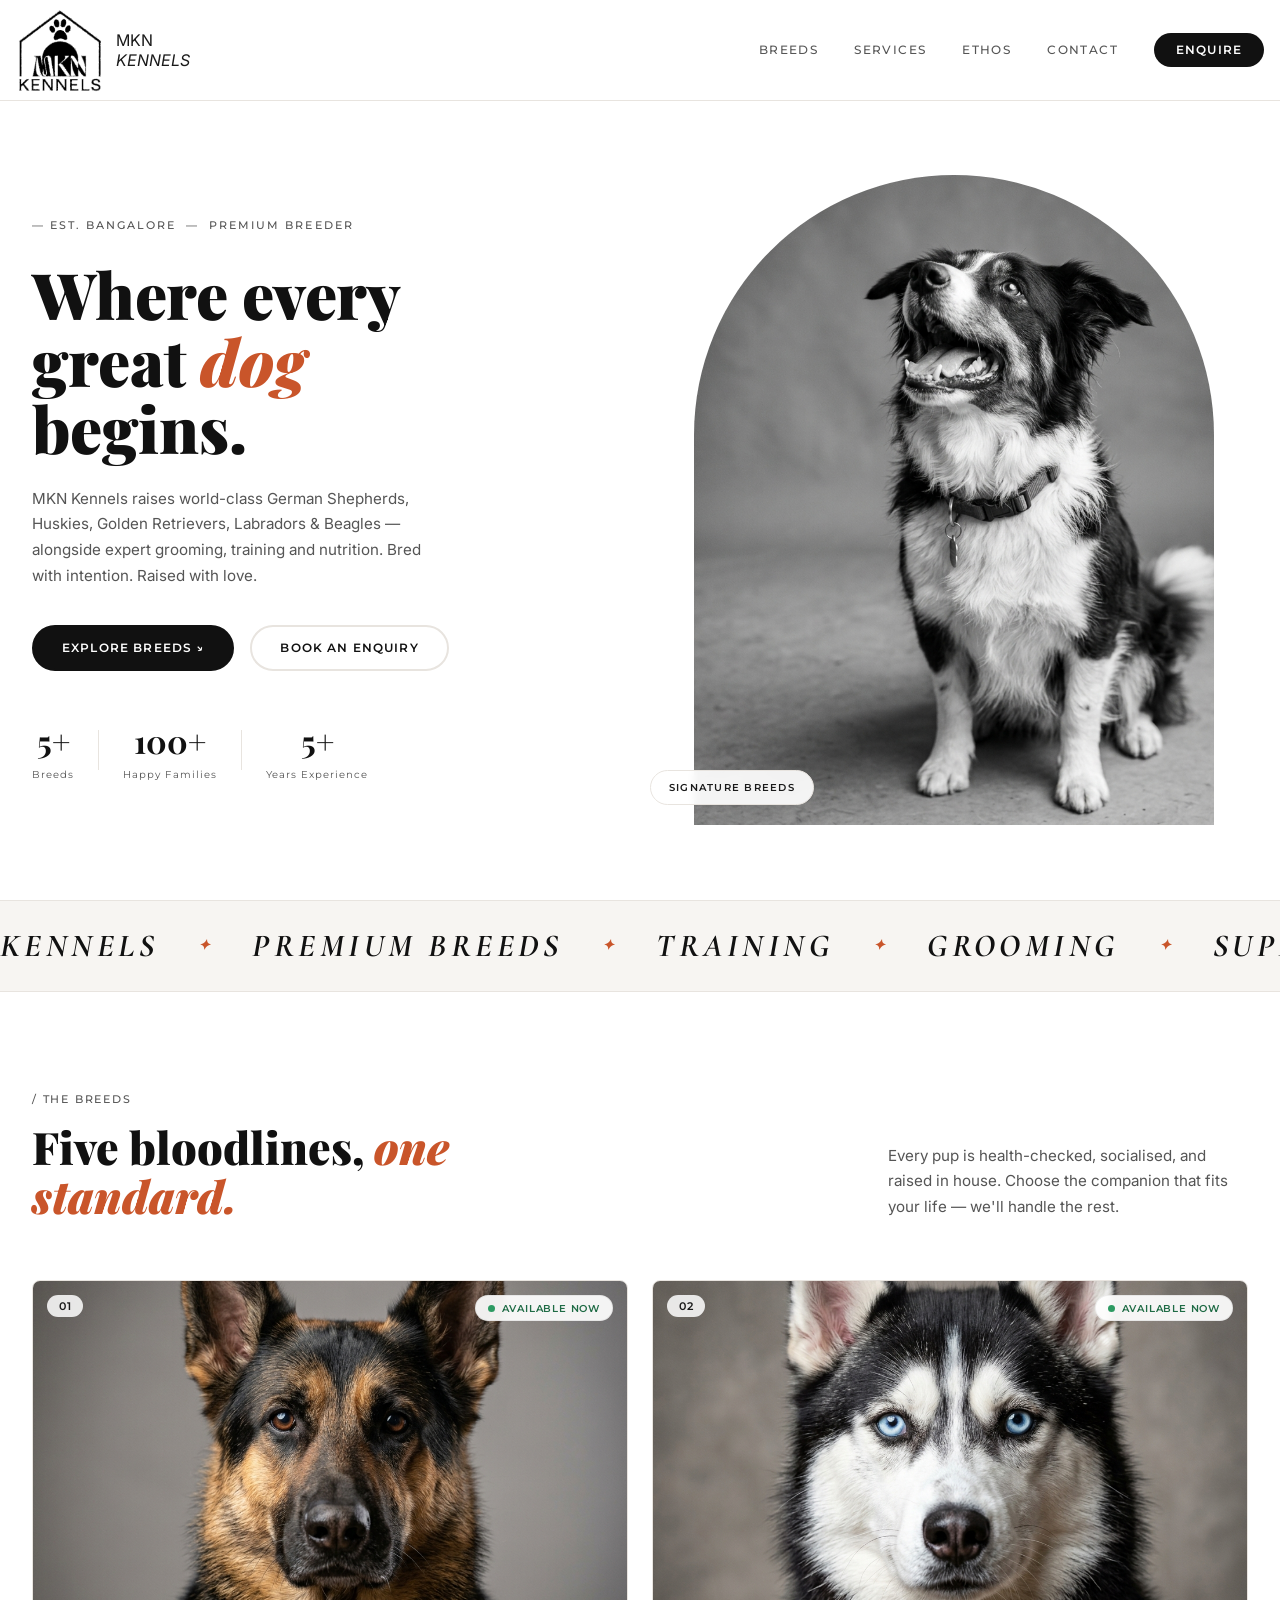
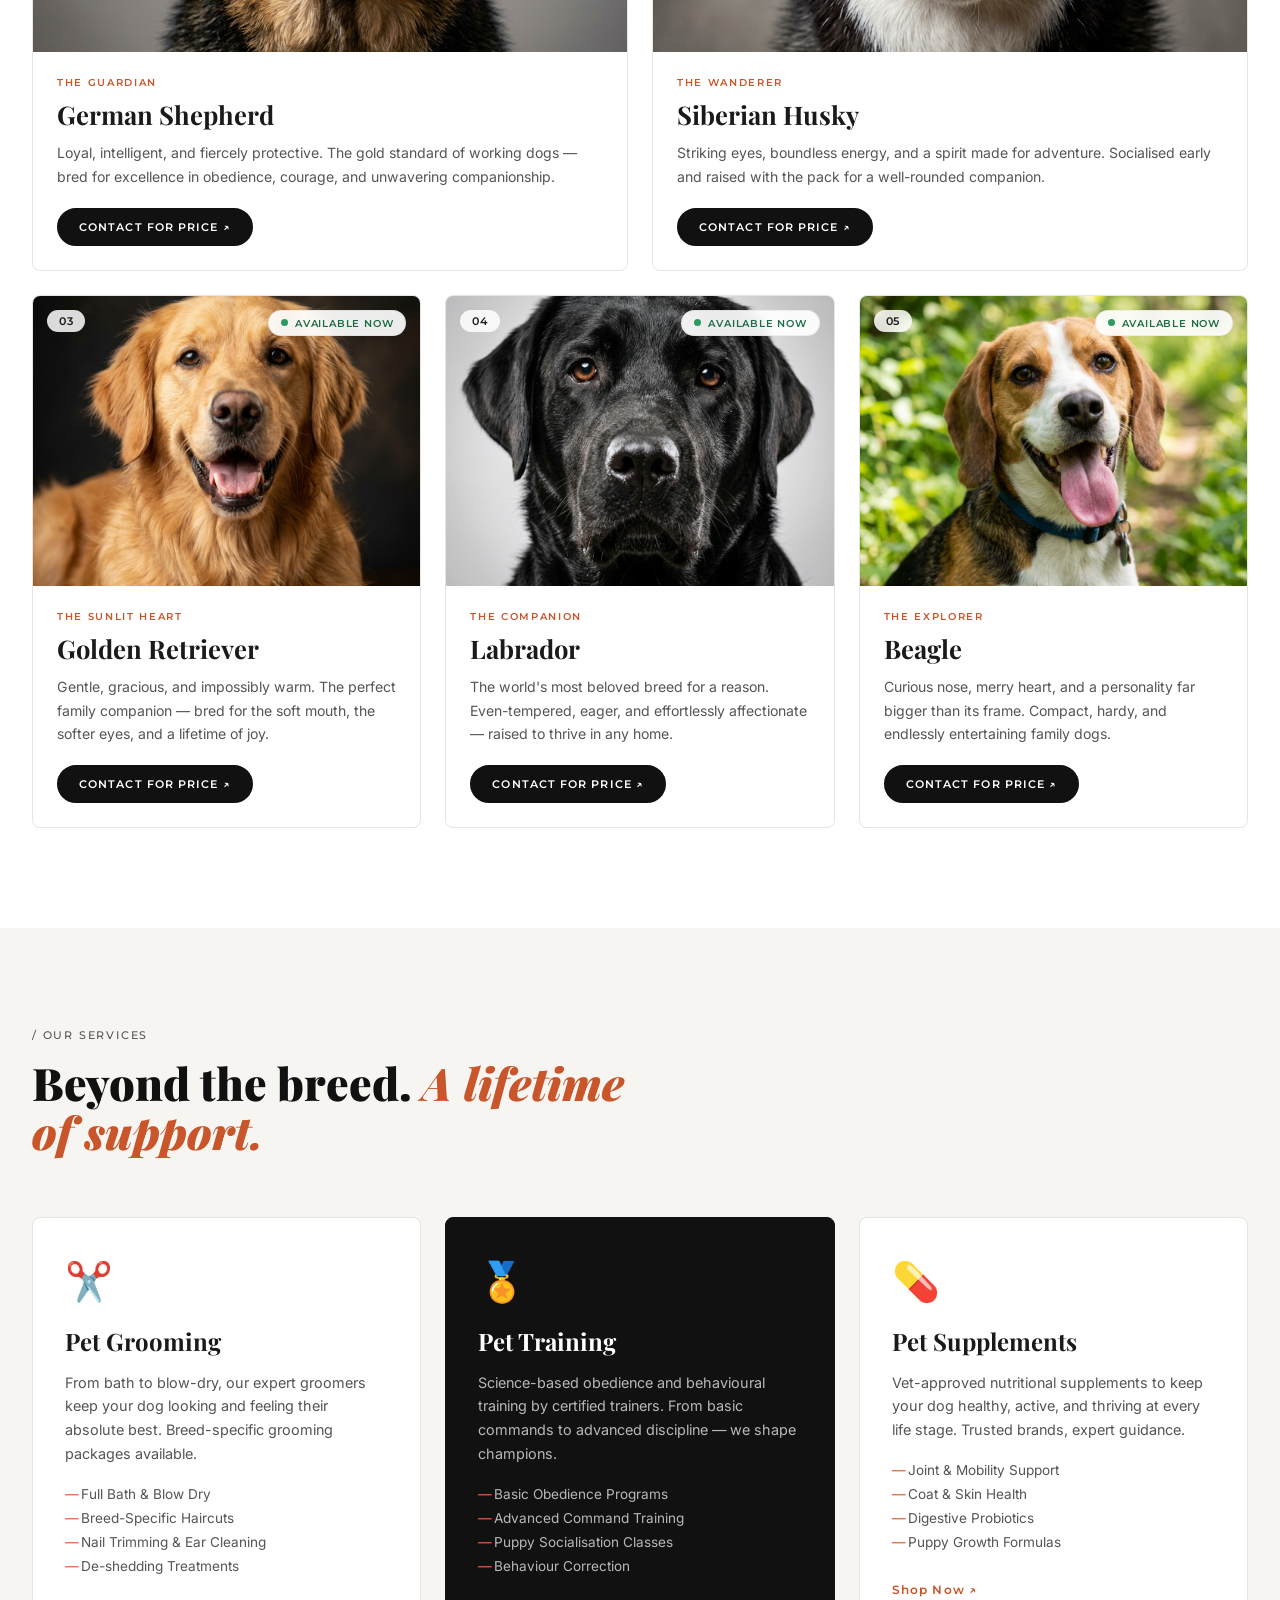
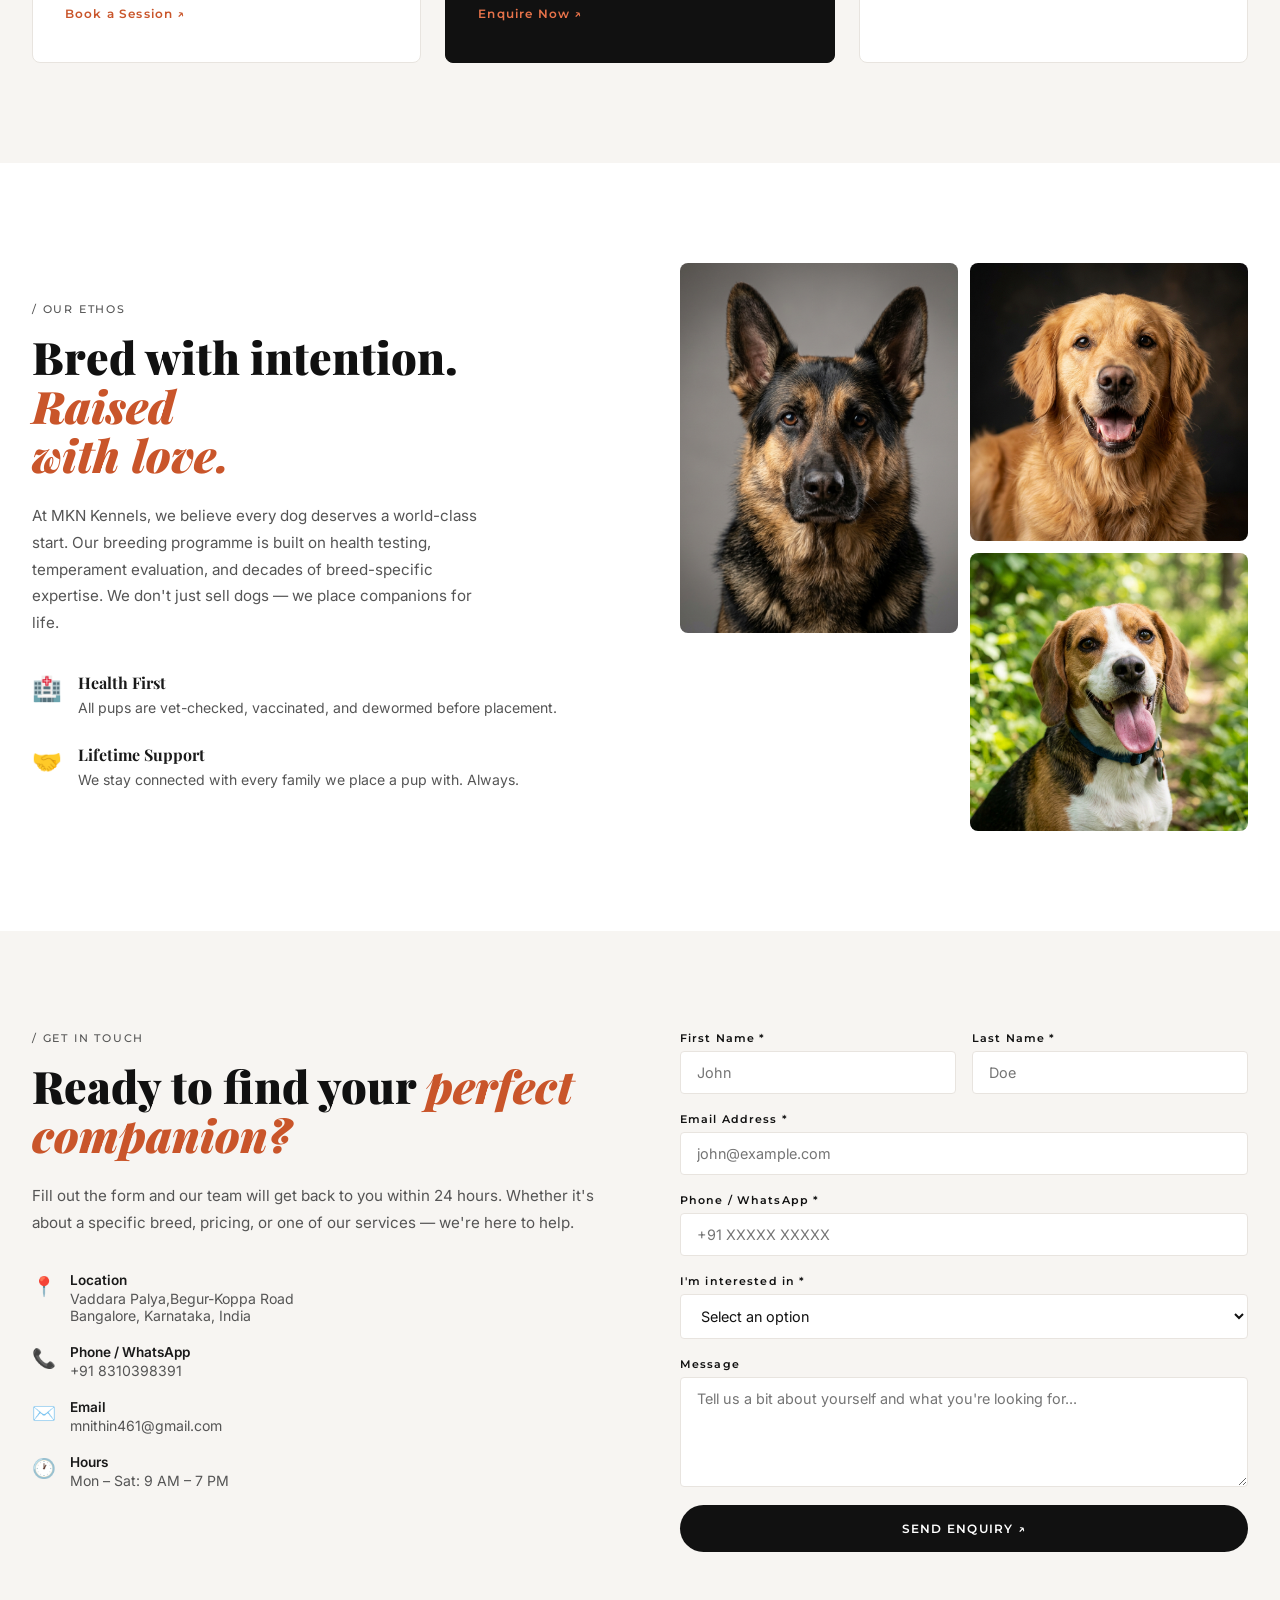
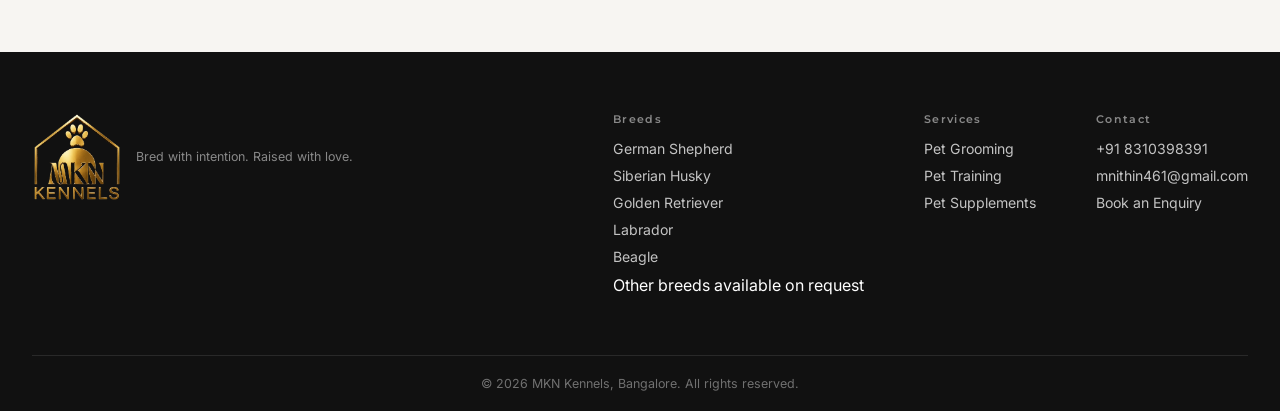
<file: index.html>
<!DOCTYPE html>
<html lang="en">
<head>
  <meta charset="UTF-8" />
  <link rel="icon" type="image/png" href="images/favicon.png" />
  <meta name="viewport" content="width=device-width, initial-scale=1.0" />
  <title>MKN Kennels — Premium Dog Breeders, Bangalore</title>
  <meta name="description" content="MKN Kennels — World-class German Shepherds, Huskies, Golden Retrievers, Labradors & Beagles. Expert grooming, training and nutrition. Bred with intention. Raised with love." />
  <link rel="preconnect" href="https://fonts.googleapis.com" />
  <link rel="preconnect" href="https://fonts.gstatic.com" crossorigin />
  <link href="https://fonts.googleapis.com/css2?family=Cormorant+Garamond:ital,wght@1,400;1,500;1,600;1,700&family=Playfair+Display:ital,wght@0,400;0,700;0,900;1,400;1,700&family=Inter:wght@300;400;500;600&family=Montserrat:wght@400;500;600;700&display=swap" rel="stylesheet" />
  <link rel="stylesheet" href="style.css" />
  <link rel="stylesheet" href="animations.css" />
</head>
<body>

  <!-- ===== NAVBAR ===== -->
  <header class="navbar" id="navbar">
    <div class="nav-inner">
      <a href="#home" class="nav-logo">
        <img src="images/logo-black.png" alt="MKN Kennels" class="logo-img" />
        <span class="logo-brand1">
          MKN<br/>
          <em>KENNELS</em><br/>
        </span>
      </a>
      <nav class="nav-links" id="navLinks">
        <a href="#breeds" class="nav-link">BREEDS</a>
        <a href="#services" class="nav-link">SERVICES</a>
        <a href="#ethos" class="nav-link">ETHOS</a>
        <a href="#contact" class="nav-link">CONTACT</a>
        <a href="#enquiry" class="nav-cta" id="enquireBtn">ENQUIRE</a>
      </nav>
      <button class="hamburger" id="hamburger" aria-label="Toggle menu">
        <span></span><span></span><span></span>
      </button>
    </div>
  </header>

  <!-- ===== HERO ===== -->
  <section class="hero" id="home">
    <div class="hero-content">
      <p class="hero-eyebrow">— EST. BANGALORE &nbsp;— &nbsp;PREMIUM BREEDER</p>
      <h1 class="hero-heading">
        Where every<br />
        great <em>dog</em><br />
        begins.
      </h1>
      <p class="hero-sub">MKN Kennels raises world-class German Shepherds, Huskies, Golden Retrievers, Labradors &amp; Beagles — alongside expert grooming, training and nutrition. Bred with intention. Raised with love.</p>
      <div class="hero-actions">
        <a href="#breeds" class="btn-dark">EXPLORE BREEDS ↘</a>
        <a href="#enquiry" class="btn-ghost">BOOK AN ENQUIRY</a>
      </div>
      <div class="hero-stats">
        <div class="stat">
          <span class="stat-num">5+</span>
          <span class="stat-label">Breeds</span>
        </div>
        <div class="stat-divider"></div>
        <div class="stat">
          <span class="stat-num">100+</span>
          <span class="stat-label">Happy Families</span>
        </div>
        <div class="stat-divider"></div>
        <div class="stat">
          <span class="stat-num">5+</span>
          <span class="stat-label">Years Experience</span>
        </div>
      </div>
    </div>
    <div class="hero-image-wrap">
      <div class="hero-image-frame">
        <img src="images/hero_dog.png" alt="Beautiful dog at MKN Kennels" class="hero-img" />
      </div>
      <div class="hero-badge">SIGNATURE BREEDS</div>
    </div>
  </section>

  <!-- ===== MARQUEE TICKER ===== -->
  <div class="marquee-wrap">
    <div class="marquee-track">
      <span>KENNELS</span><span class="dot">✦</span>
      <span>PREMIUM BREEDS</span><span class="dot">✦</span>
      <span>TRAINING</span><span class="dot">✦</span>
      <span>GROOMING</span><span class="dot">✦</span>
      <span>SUPPLEMENTS</span><span class="dot">✦</span>
      <span>KENNELS</span><span class="dot">✦</span>
      <span>PREMIUM BREEDS</span><span class="dot">✦</span>
      <span>TRAINING</span><span class="dot">✦</span>
      <span>GROOMING</span><span class="dot">✦</span>
      <span>SUPPLEMENTS</span><span class="dot">✦</span>
      <span>KENNELS</span><span class="dot">✦</span>
      <span>PREMIUM BREEDS</span><span class="dot">✦</span>
      <span>TRAINING</span><span class="dot">✦</span>
      <span>GROOMING</span><span class="dot">✦</span>
      <span>SUPPLEMENTS</span><span class="dot">✦</span>
    </div>
  </div>

  <!-- ===== BREEDS ===== -->
  <section class="breeds-section" id="breeds">
    <div class="breeds-header">
      <div class="breeds-header-left">
        <p class="section-label">/ THE BREEDS</p>
        <h2 class="section-heading">Five bloodlines, <em>one<br />standard.</em></h2>
      </div>
      <div class="breeds-header-right">
        <p>Every pup is health-checked, socialised, and raised in house. Choose the companion that fits your life — we'll handle the rest.</p>
      </div>
    </div>

    <!-- Top row: 2 breeds -->
    <div class="breeds-grid-top">
      <!-- German Shepherd -->
      <article class="breed-card breed-large" id="breed-gs">
        <div class="breed-img-wrap">
          <span class="breed-num">01</span>
          <img src="images/german_shepherd.png" alt="German Shepherd" class="breed-img" />
        </div>
        <div class="breed-info">
          <p class="breed-sub">THE GUARDIAN</p>
          <h3 class="breed-name">German Shepherd</h3>
          <p class="breed-desc">Loyal, intelligent, and fiercely protective. The gold standard of working dogs — bred for excellence in obedience, courage, and unwavering companionship.</p>
          <a href="#enquiry" class="btn-dark breed-btn">CONTACT FOR PRICE ↗</a>
        </div>
      </article>
      <!-- Husky -->
      <article class="breed-card breed-large" id="breed-husky">
        <div class="breed-img-wrap">
          <span class="breed-num">02</span>
          <img src="images/husky.png" alt="Siberian Husky" class="breed-img" />
        </div>
        <div class="breed-info">
          <p class="breed-sub">THE WANDERER</p>
          <h3 class="breed-name">Siberian Husky</h3>
          <p class="breed-desc">Striking eyes, boundless energy, and a spirit made for adventure. Socialised early and raised with the pack for a well-rounded companion.</p>
          <a href="#enquiry" class="btn-dark breed-btn">CONTACT FOR PRICE ↗</a>
        </div>
      </article>
    </div>

    <!-- Bottom row: 3 breeds -->
    <div class="breeds-grid-bottom">
      <!-- Golden Retriever -->
      <article class="breed-card" id="breed-gr">
        <div class="breed-img-wrap">
          <span class="breed-num">03</span>
          <img src="images/golden_retriever.png" alt="Golden Retriever" class="breed-img" />
        </div>
        <div class="breed-info">
          <p class="breed-sub">THE SUNLIT HEART</p>
          <h3 class="breed-name">Golden Retriever</h3>
          <p class="breed-desc">Gentle, gracious, and impossibly warm. The perfect family companion — bred for the soft mouth, the softer eyes, and a lifetime of joy.</p>
          <a href="#enquiry" class="btn-dark breed-btn">CONTACT FOR PRICE ↗</a>
        </div>
      </article>
      <!-- Labrador -->
      <article class="breed-card" id="breed-lab">
        <div class="breed-img-wrap">
          <span class="breed-num">04</span>
          <img src="images/labrador.png" alt="Labrador" class="breed-img" />
        </div>
        <div class="breed-info">
          <p class="breed-sub">THE COMPANION</p>
          <h3 class="breed-name">Labrador</h3>
          <p class="breed-desc">The world's most beloved breed for a reason. Even-tempered, eager, and effortlessly affectionate — raised to thrive in any home.</p>
          <a href="#enquiry" class="btn-dark breed-btn">CONTACT FOR PRICE ↗</a>
        </div>
      </article>
      <!-- Beagle -->
      <article class="breed-card" id="breed-beagle">
        <div class="breed-img-wrap">
          <span class="breed-num">05</span>
          <img src="images/beagle.png" alt="Beagle" class="breed-img" />
        </div>
        <div class="breed-info">
          <p class="breed-sub">THE EXPLORER</p>
          <h3 class="breed-name">Beagle</h3>
          <p class="breed-desc">Curious nose, merry heart, and a personality far bigger than its frame. Compact, hardy, and endlessly entertaining family dogs.</p>
          <a href="#enquiry" class="btn-dark breed-btn">CONTACT FOR PRICE ↗</a>
        </div>
      </article>
    </div>
  </section>

  <!-- ===== SERVICES ===== -->
  <section class="services-section" id="services">
    <div class="services-header">
      <p class="section-label">/ OUR SERVICES</p>
      <h2 class="section-heading">Beyond the breed. <em>A lifetime<br />of support.</em></h2>
    </div>
    <div class="services-grid">
      <!-- Grooming -->
      <div class="service-card" id="service-grooming">
        <div class="service-icon">✂️</div>
        <h3 class="service-title">Pet Grooming</h3>
        <p class="service-desc">From bath to blow-dry, our expert groomers keep your dog looking and feeling their absolute best. Breed-specific grooming packages available.</p>
        <ul class="service-list">
          <li>Full Bath & Blow Dry</li>
          <li>Breed-Specific Haircuts</li>
          <li>Nail Trimming & Ear Cleaning</li>
          <li>De-shedding Treatments</li>
        </ul>
        <a href="#enquiry" class="service-link">Book a Session ↗</a>
      </div>
      <!-- Training -->
      <div class="service-card service-card--accent" id="service-training">
        <div class="service-icon">🏅</div>
        <h3 class="service-title">Pet Training</h3>
        <p class="service-desc">Science-based obedience and behavioural training by certified trainers. From basic commands to advanced discipline — we shape champions.</p>
        <ul class="service-list">
          <li>Basic Obedience Programs</li>
          <li>Advanced Command Training</li>
          <li>Puppy Socialisation Classes</li>
          <li>Behaviour Correction</li>
        </ul>
        <a href="#enquiry" class="service-link">Enquire Now ↗</a>
      </div>
      <!-- Supplements -->
      <div class="service-card" id="service-supplements">
        <div class="service-icon">💊</div>
        <h3 class="service-title">Pet Supplements</h3>
        <p class="service-desc">Vet-approved nutritional supplements to keep your dog healthy, active, and thriving at every life stage. Trusted brands, expert guidance.</p>
        <ul class="service-list">
          <li>Joint & Mobility Support</li>
          <li>Coat & Skin Health</li>
          <li>Digestive Probiotics</li>
          <li>Puppy Growth Formulas</li>
        </ul>
        <a href="#enquiry" class="service-link">Shop Now ↗</a>
      </div>
    </div>
  </section>

  <!-- ===== ETHOS ===== -->
  <section class="ethos-section" id="ethos">
    <div class="ethos-inner">
      <div class="ethos-left">
        <p class="section-label">/ OUR ETHOS</p>
        <h2 class="section-heading">Bred with intention. <em>Raised<br />with love.</em></h2>
        <p class="ethos-body">At MKN Kennels, we believe every dog deserves a world-class start. Our breeding programme is built on health testing, temperament evaluation, and decades of breed-specific expertise. We don't just sell dogs — we place companions for life.</p>
        <div class="ethos-pillars">
          <div class="pillar">
            <span class="pillar-icon">🏥</span>
            <div>
              <strong>Health First</strong>
              <p>All pups are vet-checked, vaccinated, and dewormed before placement.</p>
            </div>
          </div>
          <div class="pillar">
            <span class="pillar-icon">🤝</span>
            <div>
              <strong>Lifetime Support</strong>
              <p>We stay connected with every family we place a pup with. Always.</p>
            </div>
          </div>
        </div>
      </div>
      <div class="ethos-right">
        <div class="ethos-image-grid">
          <img src="images/german_shepherd.png" alt="German Shepherd" class="ethos-img ethos-img-1" />
          <img src="images/golden_retriever.png" alt="Golden Retriever" class="ethos-img ethos-img-2" />
          <img src="images/beagle.png" alt="Beagle" class="ethos-img ethos-img-3" />
        </div>
      </div>
    </div>
  </section>

  <!-- ===== ENQUIRY FORM ===== -->
  <section class="enquiry-section" id="enquiry">
    <div class="enquiry-inner">
      <div class="enquiry-left">
        <p class="section-label">/ GET IN TOUCH</p>
        <h2 class="section-heading">Ready to find your <em>perfect<br />companion?</em></h2>
        <p class="enquiry-body">Fill out the form and our team will get back to you within 24 hours. Whether it's about a specific breed, pricing, or one of our services — we're here to help.</p>
        <!-- Contact Info -->
        <div class="contact-info" id="contact">
          <div class="contact-item">
            <span class="contact-icon">📍</span>
            <div>
              <strong>Location</strong>
              <p>Vaddara Palya,Begur-Koppa Road</p>
              <p>Bangalore, Karnataka, India</p>
            </div>
          </div>
          <div class="contact-item">
            <span class="contact-icon">📞</span>
            <div>
              <strong>Phone / WhatsApp</strong>
              <p><a href="tel:+918310398391">+91 8310398391</a></p>
            </div>
          </div>
          <div class="contact-item">
            <span class="contact-icon">✉️</span>
            <div>
              <strong>Email</strong>
              <p><a href="mailto:mnithin461@gmail.com">mnithin461@gmail.com</a></p>
            </div>
          </div>
          <div class="contact-item">
            <span class="contact-icon">🕐</span>
            <div>
              <strong>Hours</strong>
              <p>Mon – Sat: 9 AM – 7 PM</p>
            </div>
          </div>
        </div>
      </div>
      <div class="enquiry-right">
        <form class="enquiry-form" id="enquiryForm" novalidate>
          <div class="form-row">
            <div class="form-group">
              <label for="firstName">First Name *</label>
              <input type="text" id="firstName" name="firstName" placeholder="John" required />
            </div>
            <div class="form-group">
              <label for="lastName">Last Name *</label>
              <input type="text" id="lastName" name="lastName" placeholder="Doe" required />
            </div>
          </div>
          <div class="form-group">
            <label for="email">Email Address *</label>
            <input type="email" id="email" name="email" placeholder="john@example.com" required />
          </div>
          <div class="form-group">
            <label for="phone">Phone / WhatsApp *</label>
            <input type="tel" id="phone" name="phone" placeholder="+91 XXXXX XXXXX" required />
          </div>
          <div class="form-group">
            <label for="interest">I'm interested in *</label>
            <select id="interest" name="interest" required>
              <option value="" disabled selected>Select an option</option>
              <option value="german-shepherd">German Shepherd Puppy</option>
              <option value="husky">Siberian Husky Puppy</option>
              <option value="golden-retriever">Golden Retriever Puppy</option>
              <option value="labrador">Labrador Puppy</option>
              <option value="beagle">Beagle Puppy</option>
              <option value="other-breed">Other Breed / General Enquiry</option>
              <option value="grooming">Pet Grooming Service</option>
              <option value="training">Pet Training Service</option>
              <option value="supplements">Pet Supplements</option>
              <option value="other">Other / General Enquiry</option>
            </select>
          </div>
          <div class="form-group">
            <label for="message">Message</label>
            <textarea id="message" name="message" rows="4" placeholder="Tell us a bit about yourself and what you're looking for..."></textarea>
          </div>
          <button type="submit" class="btn-dark form-submit" id="submitBtn">SEND ENQUIRY ↗</button>
          <div class="form-success" id="formSuccess">
            <span>✅</span> Thank you! We'll be in touch within 24 hours.
          </div>
        </form>
      </div>
    </div>
  </section>

  <!-- ===== FOOTER ===== -->
  <footer class="footer">
    <div class="footer-inner">
      <div class="footer-brand">
        <img src="images/logo-gold.png" alt="MKN Kennels" class="footer-logo" />
        <div>
          <span class="footer-tagline">Bred with intention. Raised with love.</span>
        </div>
      </div>
      <div class="footer-links">
        <div class="footer-col">
          <h4>Breeds</h4>
          <a href="#breed-gs">German Shepherd</a>
          <a href="#breed-husky">Siberian Husky</a>
          <a href="#breed-gr">Golden Retriever</a>
          <a href="#breed-lab">Labrador</a>
          <a href="#breed-beagle">Beagle</a>
          <p> Other breeds available on request</p>
        </div>
        <div class="footer-col">
          <h4>Services</h4>
          <a href="#service-grooming">Pet Grooming</a>
          <a href="#service-training">Pet Training</a>
          <a href="#service-supplements">Pet Supplements</a>
        </div>
        <div class="footer-col">
          <h4>Contact</h4>
          <a href="tel:+918310398391">+91 8310398391</a>
          <a href="mailto:mnithin461@gmail.com">mnithin461@gmail.com</a>
          <a href="#enquiry">Book an Enquiry</a>
        </div>
      </div>
    </div>
    <div class="footer-bottom">
      <p>© 2026 MKN Kennels, Bangalore. All rights reserved.</p>
    </div>
  </footer>

  <script src="breeds.js"></script>
  <script src="script.js"></script>
</body>
</html>
</file>
<file: style.css>
/* ===== RESET & BASE ===== */
*, *::before, *::after { box-sizing: border-box; margin: 0; padding: 0; }
html { scroll-behavior: smooth; font-size: 16px; }
body { font-family: 'Inter', sans-serif; background: #fff; color: #1a1a1a; overflow-x: hidden; }
img { display: block; max-width: 100%; }
a { text-decoration: none; color: inherit; }

/* ===== DESIGN TOKENS ===== */
:root {
  --accent: #C9552A;
  --accent-light: #e8734a;
  --dark: #111111;
  --mid: #555;
  --light-bg: #f7f5f2;
  --border: #e8e4df;
  --radius: 4px;
  --serif: 'Playfair Display', serif;
  --sans: 'Inter', sans-serif;
  --caps: 'Montserrat', sans-serif;
}

/* ===== NAVBAR ===== */
.navbar {
  position: fixed; top: 0; left: 0; right: 0; z-index: 100;
  background: rgba(255,255,255,0.96);
  backdrop-filter: blur(0.1px);
  border-bottom: 1px solid var(--border);
  transition: box-shadow 0.3s;
}
.navbar.scrolled { box-shadow: 0 2px 20px rgba(0,0,0,0.08); }
.nav-inner {
  width: 100%;
  margin: 0;
  padding: 0 16px;
  display: flex; align-items: center; justify-content: space-between;
  height: 100px;
}
.nav-logo { display: flex; align-items: center; gap: 12px; }
.logo-img { width: 88px; height: 88px; object-fit: contain; }
.brand-name {
    display: flex;
    flex-direction: column;
    justify-content: center;
    line-height: 0.9;
}

.brand-top {
    font-size: 34px;
    font-weight: 900;
    color: #ff8c00;
    text-transform: uppercase;
}

.brand-bottom {
    font-size: 16px;
    font-weight: 700;
    color: #f5f5f5;
    letter-spacing: 4px;
    text-transform: uppercase;
}
.nav-links { display: flex; align-items: center; gap: 36px; }
.nav-link {
  font-family: var(--caps); font-size: 0.72rem; font-weight: 500;
  letter-spacing: 0.12em; color: var(--mid);
  transition: color 0.2s;
}
.nav-link:hover { color: var(--dark); }
.nav-cta {
  font-family: var(--caps); font-size: 0.72rem; font-weight: 600;
  letter-spacing: 0.1em; background: var(--dark); color: #fff;
  padding: 10px 22px; border-radius: 100px;
  transition: background 0.2s, transform 0.2s;
}
.nav-cta:hover { background: var(--accent); transform: translateY(-1px); }
.hamburger {
  display: none; flex-direction: column; gap: 5px;
  background: none; border: none; cursor: pointer; padding: 4px;
}
.hamburger span {
  display: block; width: 24px; height: 2px; background: var(--dark);
  transition: all 0.3s;
}
.hamburger.open span:nth-child(1) { transform: translateY(7px) rotate(45deg); }
.hamburger.open span:nth-child(2) { opacity: 0; }
.hamburger.open span:nth-child(3) { transform: translateY(-7px) rotate(-45deg); }

/* ===== HERO ===== */
.hero {
  min-height: 100vh; padding-top: 100px;
  display: grid; grid-template-columns: 1fr 1fr;
  align-items: center; max-width: 1280px; margin: 0 auto;
  padding-left: 32px; padding-right: 32px;
  gap: 40px;
}
.hero-content { padding: 60px 0; }
.hero-eyebrow {
  font-family: var(--caps); font-size: 0.7rem; font-weight: 500;
  letter-spacing: 0.18em; color: var(--mid); margin-bottom: 28px;
  display: flex; align-items: center; gap: 8px;
}
.hero-heading {
  font-family: var(--serif); font-size: clamp(2.8rem, 5vw, 4.2rem);
  font-weight: 900; line-height: 1.05; margin-bottom: 24px; color: var(--dark);
}
.hero-heading em { font-style: italic; color: var(--accent); }
.hero-sub { font-size: 0.95rem; line-height: 1.7; color: var(--mid); max-width: 400px; margin-bottom: 36px; }
.hero-actions { display: flex; gap: 16px; flex-wrap: wrap; margin-bottom: 48px; }
.btn-dark {
  font-family: var(--caps); font-size: 0.72rem; font-weight: 600;
  letter-spacing: 0.1em; background: var(--dark); color: #fff;
  padding: 14px 28px; border-radius: 100px; border: 2px solid var(--dark);
  cursor: pointer; transition: all 0.25s; display: inline-block;
}
.btn-dark:hover { background: var(--accent); border-color: var(--accent); transform: translateY(-2px); }
.btn-ghost {
  font-family: var(--caps); font-size: 0.72rem; font-weight: 600;
  letter-spacing: 0.1em; background: transparent; color: var(--dark);
  padding: 14px 28px; border-radius: 100px; border: 2px solid var(--border);
  cursor: pointer; transition: all 0.25s; display: inline-block;
}
.btn-ghost:hover { border-color: var(--dark); }
.hero-stats { display: flex; align-items: center; gap: 24px; }
.stat { text-align: center; }
.stat-num { font-family: var(--serif); font-size: 2rem; font-weight: 700; color: var(--dark); display: block; }
.stat-label { font-family: var(--caps); font-size: 0.65rem; letter-spacing: 0.1em; color: var(--mid); }
.stat-divider { width: 1px; height: 40px; background: var(--border); }
.hero-image-wrap { position: relative; display: flex; justify-content: center; align-items: flex-end; padding: 60px 0; }
.hero-image-frame {
  width: 100%; max-width: 520px;
  border-radius: 260px 260px 0 0;
  overflow: hidden; background: #f0ece8;
  aspect-ratio: 4/5;
}
.hero-img { width: 100%; height: 100%; object-fit: cover; }
.hero-badge {
  position: absolute; bottom: 80px; left: -10px;
  font-family: var(--caps); font-size: 0.65rem; font-weight: 600;
  letter-spacing: 0.12em; background: rgba(255,255,255,0.92);
  border: 1px solid var(--border); padding: 10px 18px;
  border-radius: 100px; backdrop-filter: blur(4px);
}

/* ===== MARQUEE ===== */
.marquee-wrap {
  background: var(--light-bg); border-top: 1px solid var(--border); border-bottom: 1px solid var(--border);
  overflow: hidden; padding: 32px 0;
}
.marquee-track {
  display: flex; gap: 40px; align-items: center;
  animation: marquee 25s linear infinite;
  width: max-content;
  white-space: nowrap;
}
.marquee-track span {
  font-family: 'Cormorant Garamond', serif; font-size: 2.0rem; font-weight: 800;
  font-style: italic; letter-spacing: 0.14em; color: var(--dark); text-transform: uppercase;
  line-height: 0.8;
}
.marquee-track .dot { color: var(--accent); font-size: 0.9rem; }
@keyframes marquee { from { transform: translateX(0); } to { transform: translateX(-33.33%); } }

/* ===== SECTION COMMON ===== */
.section-label {
  font-family: var(--caps); font-size: 0.7rem; font-weight: 500;
  letter-spacing: 0.16em; color: var(--mid); margin-bottom: 16px;
}
.section-heading {
  font-family: var(--serif); font-size: clamp(2rem, 3.5vw, 3rem);
  font-weight: 900; line-height: 1.1; color: var(--dark);
}
.section-heading em { font-style: italic; color: var(--accent); }

/* ===== BREEDS ===== */
.breeds-section { max-width: 1280px; margin: 0 auto; padding: 100px 32px; }
.breeds-header {
  display: flex; justify-content: space-between; align-items: flex-end;
  margin-bottom: 60px; gap: 40px; flex-wrap: wrap;
}
.breeds-header-right { max-width: 360px; font-size: 0.95rem; line-height: 1.7; color: var(--mid); }
.breeds-grid-top { display: grid; grid-template-columns: 1fr 1fr; gap: 24px; margin-bottom: 24px; }
.breeds-grid-bottom { display: grid; grid-template-columns: repeat(3, 1fr); gap: 24px; }
.breed-card {
  background: #fff; border: 1px solid var(--border); border-radius: 8px;
  overflow: hidden; transition: transform 0.3s, box-shadow 0.3s;
}
.breed-card:hover { transform: translateY(-6px); box-shadow: 0 20px 50px rgba(0,0,0,0.1); }
.breed-img-wrap { position: relative; aspect-ratio: 4/3; overflow: hidden; background: #f0ece8; }
.breed-large .breed-img-wrap { aspect-ratio: 16/10; }
.breed-img { width: 100%; height: 100%; object-fit: cover; transition: transform 0.5s; }
.breed-card:hover .breed-img { transform: scale(1.04); }
.breed-num {
  position: absolute; top: 14px; left: 14px; z-index: 2;
  font-family: var(--caps); font-size: 0.7rem; font-weight: 600;
  background: rgba(255,255,255,0.85); border-radius: 100px;
  padding: 4px 12px; letter-spacing: 0.06em;
  backdrop-filter: blur(4px);
}
.breed-availability {
  position: absolute; top: 14px; right: 14px; z-index: 2;
  display: inline-flex; align-items: center; gap: 7px;
  font-family: var(--caps); font-size: 0.62rem; font-weight: 600;
  letter-spacing: 0.08em; text-transform: uppercase;
  padding: 6px 12px; border-radius: 100px;
  background: rgba(255,255,255,0.92); backdrop-filter: blur(4px);
  border: 1px solid rgba(0,0,0,0.06);
}
.breed-availability-dot {
  width: 7px; height: 7px; border-radius: 50%; flex-shrink: 0;
}
.breed-availability--available { color: #1f6b45; }
.breed-availability--available .breed-availability-dot { background: #2d9a62; }
.breed-availability--limited { color: #9a4a12; }
.breed-availability--limited .breed-availability-dot { background: var(--accent); }
.breed-availability--waitlist { color: #3d5a80; }
.breed-availability--waitlist .breed-availability-dot { background: #5b7fa5; }
.breed-availability--unavailable { color: #666; }
.breed-availability--unavailable .breed-availability-dot { background: #999; }
.breed-card--unavailable { opacity: 0.82; }
.breed-card--unavailable .breed-btn {
  background: #888; pointer-events: none; cursor: not-allowed;
}
.breed-info { padding: 24px; }
.breed-sub {
  font-family: var(--caps); font-size: 0.65rem; font-weight: 600;
  letter-spacing: 0.16em; color: var(--accent); margin-bottom: 8px; text-transform: uppercase;
}
.breed-name { font-family: var(--serif); font-size: 1.6rem; font-weight: 700; margin-bottom: 10px; }
.breed-desc { font-size: 0.88rem; line-height: 1.65; color: var(--mid); margin-bottom: 20px; }
.breed-btn { font-size: 0.68rem; padding: 10px 20px; }

/* ===== SERVICES ===== */
.services-section { background: var(--light-bg); padding: 100px 32px; }
.services-header { max-width: 1280px; margin: 0 auto 60px; }
.services-grid {
  max-width: 1280px; margin: 0 auto;
  display: grid; grid-template-columns: repeat(3, 1fr); gap: 24px;
}
.service-card {
  background: #fff; border: 1px solid var(--border); border-radius: 8px;
  padding: 40px 32px; transition: transform 0.3s, box-shadow 0.3s;
}
.service-card:hover { transform: translateY(-6px); box-shadow: 0 20px 50px rgba(0,0,0,0.08); }
.service-card--accent { background: var(--dark); color: #fff; border-color: var(--dark); }
.service-card--accent .service-desc,
.service-card--accent .service-list li { color: rgba(255,255,255,0.7); }
.service-card--accent .service-link { color: var(--accent-light); }
.service-icon { font-size: 2.4rem; margin-bottom: 20px; }
.service-title { font-family: var(--serif); font-size: 1.5rem; font-weight: 700; margin-bottom: 14px; }
.service-desc { font-size: 0.9rem; line-height: 1.65; color: var(--mid); margin-bottom: 20px; }
.service-list { list-style: none; margin-bottom: 28px; display: flex; flex-direction: column; gap: 8px; }
.service-list li {
  font-size: 0.85rem; color: var(--mid); padding-left: 16px; position: relative;
}
.service-list li::before { content: '—'; position: absolute; left: 0; color: var(--accent); }
.service-card--accent .service-list li::before { color: var(--accent-light); }
.service-link {
  font-family: var(--caps); font-size: 0.72rem; font-weight: 600;
  letter-spacing: 0.1em; color: var(--accent);
  transition: gap 0.2s; display: inline-block;
}
.service-link:hover { text-decoration: underline; }

/* ===== ETHOS ===== */
.ethos-section { padding: 100px 32px; }
.ethos-inner {
  max-width: 1280px; margin: 0 auto;
  display: grid; grid-template-columns: 1fr 1fr; gap: 80px; align-items: center;
}
.ethos-body { font-size: 0.95rem; line-height: 1.75; color: var(--mid); margin: 24px 0 36px; max-width: 460px; }
.ethos-pillars { display: flex; flex-direction: column; gap: 24px; }
.pillar { display: flex; align-items: flex-start; gap: 16px; }
.pillar-icon { font-size: 1.5rem; flex-shrink: 0; margin-top: 2px; }
.pillar strong { font-family: var(--serif); font-size: 1rem; display: block; margin-bottom: 4px; }
.pillar p { font-size: 0.88rem; color: var(--mid); line-height: 1.6; }
.ethos-image-grid {
  display: grid; grid-template-columns: 1fr 1fr;
  grid-template-rows: auto auto; gap: 12px;
}
.ethos-img { width: 100%; object-fit: cover; border-radius: 8px; }
.ethos-img-1 { grid-column: 1; grid-row: 1 / 3; aspect-ratio: 3/4; }
.ethos-img-2 { grid-column: 2; grid-row: 1; aspect-ratio: 1; }
.ethos-img-3 { grid-column: 2; grid-row: 2; aspect-ratio: 1; }

/* ===== ENQUIRY ===== */
.enquiry-section { background: var(--light-bg); padding: 100px 32px; }
.enquiry-inner {
  max-width: 1280px; margin: 0 auto;
  display: grid; grid-template-columns: 1fr 1fr; gap: 80px;
}
.enquiry-body { font-size: 0.95rem; line-height: 1.75; color: var(--mid); margin: 24px 0 36px; }
.contact-info { display: flex; flex-direction: column; gap: 20px; }
.contact-item { display: flex; align-items: flex-start; gap: 14px; }
.contact-icon { font-size: 1.2rem; flex-shrink: 0; margin-top: 2px; }
.contact-item strong { font-size: 0.85rem; font-weight: 600; display: block; margin-bottom: 2px; }
.contact-item p, .contact-item a { font-size: 0.88rem; color: var(--mid); }
.contact-item a:hover { color: var(--accent); }

/* FORM */
.enquiry-form { display: flex; flex-direction: column; gap: 18px; }
.form-row { display: grid; grid-template-columns: 1fr 1fr; gap: 16px; }
.form-group { display: flex; flex-direction: column; gap: 6px; }
.form-group label { font-family: var(--caps); font-size: 0.7rem; font-weight: 600; letter-spacing: 0.1em; color: var(--dark); }
.form-group input, .form-group select, .form-group textarea {
  border: 1.5px solid var(--border); border-radius: var(--radius);
  padding: 12px 16px; font-family: var(--sans); font-size: 0.9rem; color: var(--dark);
  background: #fff; transition: border-color 0.2s, box-shadow 0.2s;
  outline: none; width: 100%;
}
.form-group input:focus, .form-group select:focus, .form-group textarea:focus {
  border-color: var(--dark); box-shadow: 0 0 0 3px rgba(17,17,17,0.06);
}
.form-group textarea { resize: vertical; min-height: 110px; }
.form-submit { width: 100%; justify-content: center; font-size: 0.78rem; padding: 16px; border: none; }
.form-success {
  display: none; background: #edf7f0; border: 1px solid #b2e0c2;
  color: #1a6e36; padding: 14px 20px; border-radius: var(--radius);
  font-size: 0.9rem; align-items: center; gap: 8px;
}
.form-success.show { display: flex; }

/* ===== FOOTER ===== */
.footer { background: var(--dark); color: #fff; padding: 60px 32px 0; }
.footer-inner {
  max-width: 1280px; margin: 0 auto;
  display: flex; justify-content: space-between; gap: 60px;
  padding-bottom: 60px; border-bottom: 1px solid rgba(255,255,255,0.1);
  flex-wrap: wrap;
}
.footer-brand { display: flex; align-items: center; gap: 14px; align-self: flex-start; }
.footer-logo { width: 90px; height: 90px; object-fit: contain; }
.footer-tagline { display: block; font-size: 0.78rem; color: rgba(255,255,255,0.5); }
.footer-links { display: flex; gap: 60px; flex-wrap: wrap; }
.footer-col { display: flex; flex-direction: column; gap: 10px; }
.footer-col h4 { font-family: var(--caps); font-size: 0.7rem; font-weight: 600; letter-spacing: 0.12em; color: rgba(255,255,255,0.5); margin-bottom: 4px; }
.footer-col a { font-size: 0.88rem; color: rgba(255,255,255,0.75); transition: color 0.2s; }
.footer-col a:hover { color: var(--accent-light); }
.footer-bottom { max-width: 1280px; margin: 0 auto; padding: 20px 0; text-align: center; }
.footer-bottom p { font-size: 0.78rem; color: rgba(255,255,255,0.4); }

/* ===== RESPONSIVE ===== */
@media (max-width: 1024px) {
  .breeds-grid-bottom { grid-template-columns: 1fr 1fr; }
  .services-grid { grid-template-columns: 1fr 1fr; }
  .ethos-inner { gap: 48px; }
}

@media (max-width: 768px) {
  .nav-links { display: none; flex-direction: column; position: absolute; top: 72px; left: 0; right: 0; background: #fff; padding: 20px 32px 32px; border-bottom: 1px solid var(--border); gap: 20px; }
  .nav-links.open { display: flex; }
  .hamburger { display: flex; }

  .hero { grid-template-columns: 1fr; min-height: auto; padding: 100px 24px 60px; text-align: center; }
  .hero-image-wrap { display: none; }
  .hero-sub { max-width: 100%; }
  .hero-eyebrow { justify-content: center; }
  .hero-actions { justify-content: center; }
  .hero-stats { justify-content: center; }

  .breeds-section { padding: 60px 24px; }
  .breeds-header { flex-direction: column; align-items: flex-start; margin-bottom: 36px; }
  .breeds-grid-top { grid-template-columns: 1fr; }
  .breeds-grid-bottom { grid-template-columns: 1fr; }

  .services-section { padding: 60px 24px; }
  .services-grid { grid-template-columns: 1fr; }

  .ethos-section { padding: 60px 24px; }
  .ethos-inner { grid-template-columns: 1fr; gap: 40px; }
  .ethos-image-grid { display: grid; grid-template-columns: 1fr 1fr; }
  .ethos-img-1 { grid-column: 1 / 3; grid-row: 1; aspect-ratio: 16/9; }
  .ethos-img-2 { grid-column: 1; grid-row: 2; aspect-ratio: 1; }
  .ethos-img-3 { grid-column: 2; grid-row: 2; aspect-ratio: 1; }

  .enquiry-section { padding: 60px 24px; }
  .enquiry-inner { grid-template-columns: 1fr; gap: 40px; }
  .form-row { grid-template-columns: 1fr; }

  .footer { padding: 40px 24px 0; }
  .footer-inner { flex-direction: column; gap: 40px; }
  .footer-links { gap: 30px; }
}

@media (max-width: 480px) {
  .nav-inner { padding: 0 12px; }
  .logo-brand { font-size: 0.85rem; letter-spacing: 0.08em; }
  .hero { padding: 90px 20px 50px; }
  .hero-stats { flex-wrap: wrap; gap: 16px; }
  .breeds-section, .services-section, .ethos-section, .enquiry-section { padding: 50px 20px; }
  .footer { padding: 40px 20px 0; }
}
</file>
<file: animations.css>
/* Fade-in animation for scroll observer */
.fade-in { opacity: 0; transform: translateY(24px); transition: opacity 0.6s ease, transform 0.6s ease; }
.fade-in.visible { opacity: 1; transform: translateY(0); }

/* Active nav link */
.nav-link.active { color: var(--dark); font-weight: 600; }
</file>
